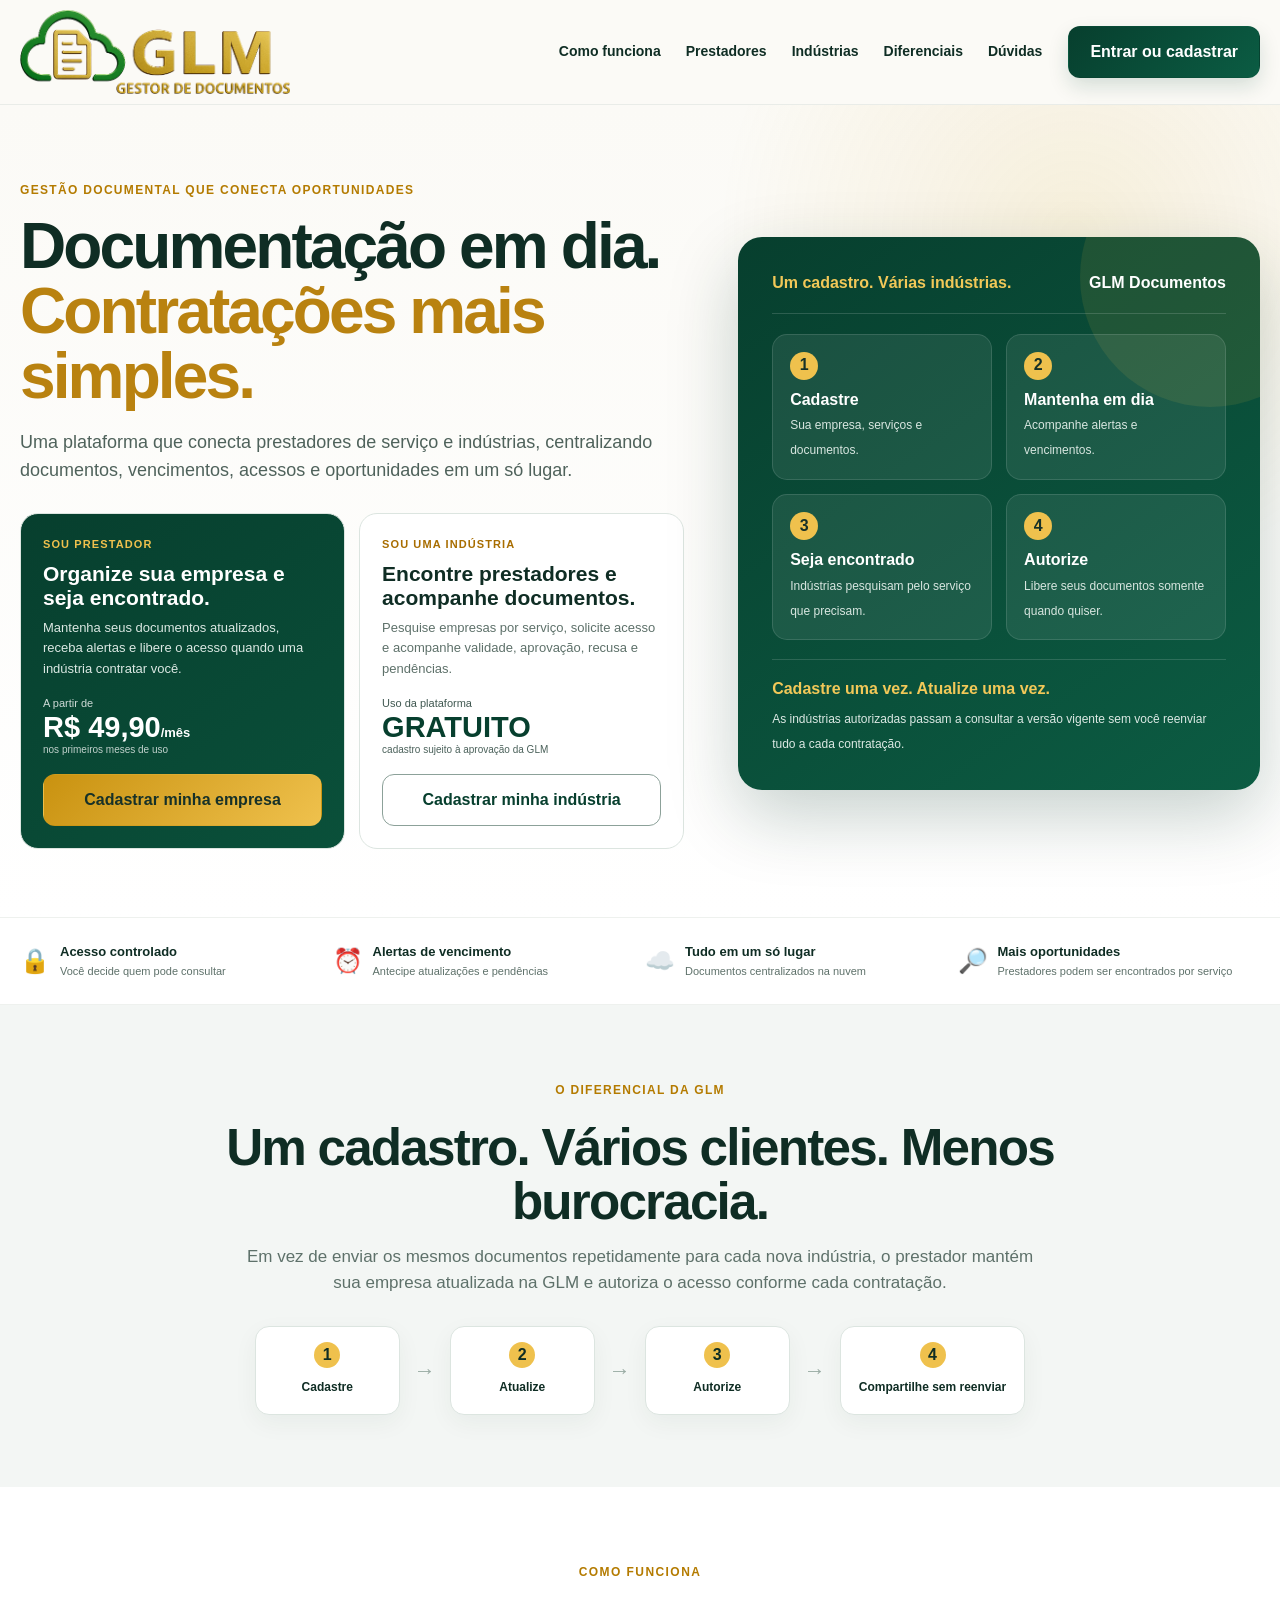
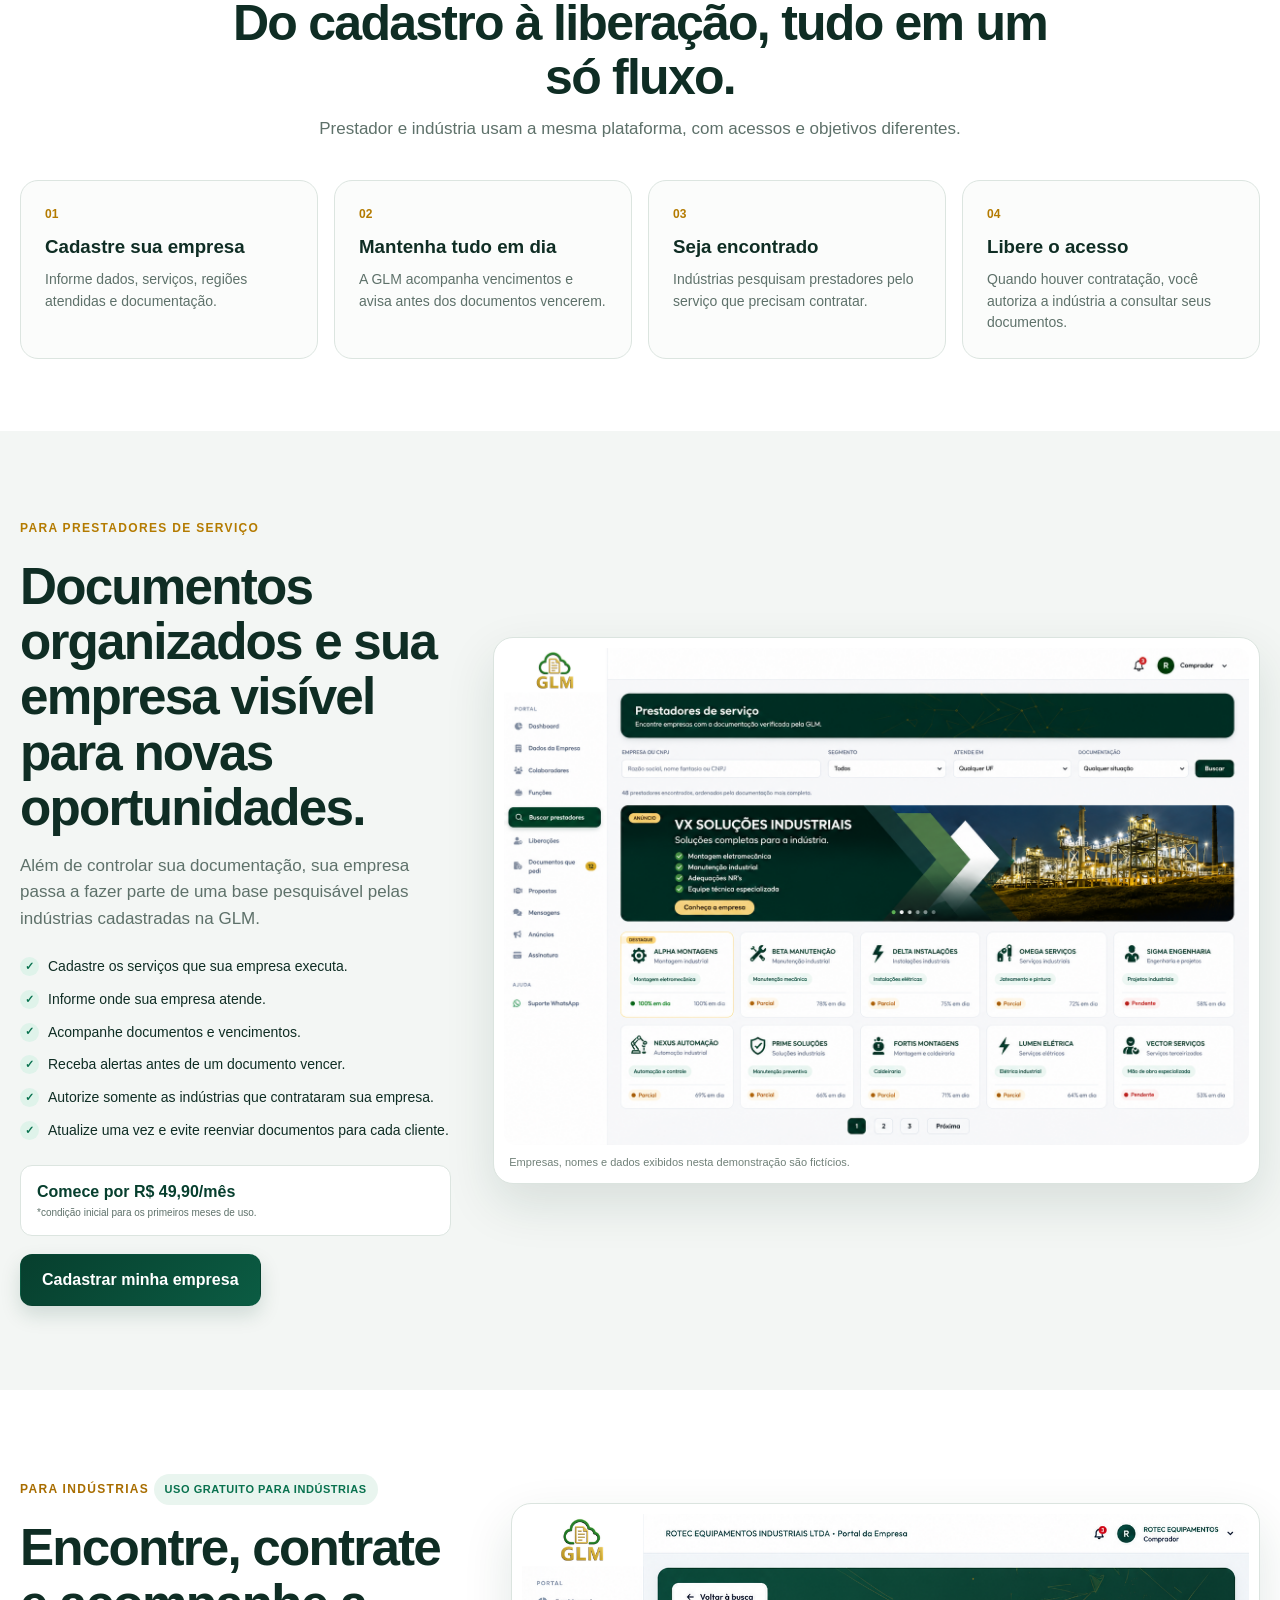
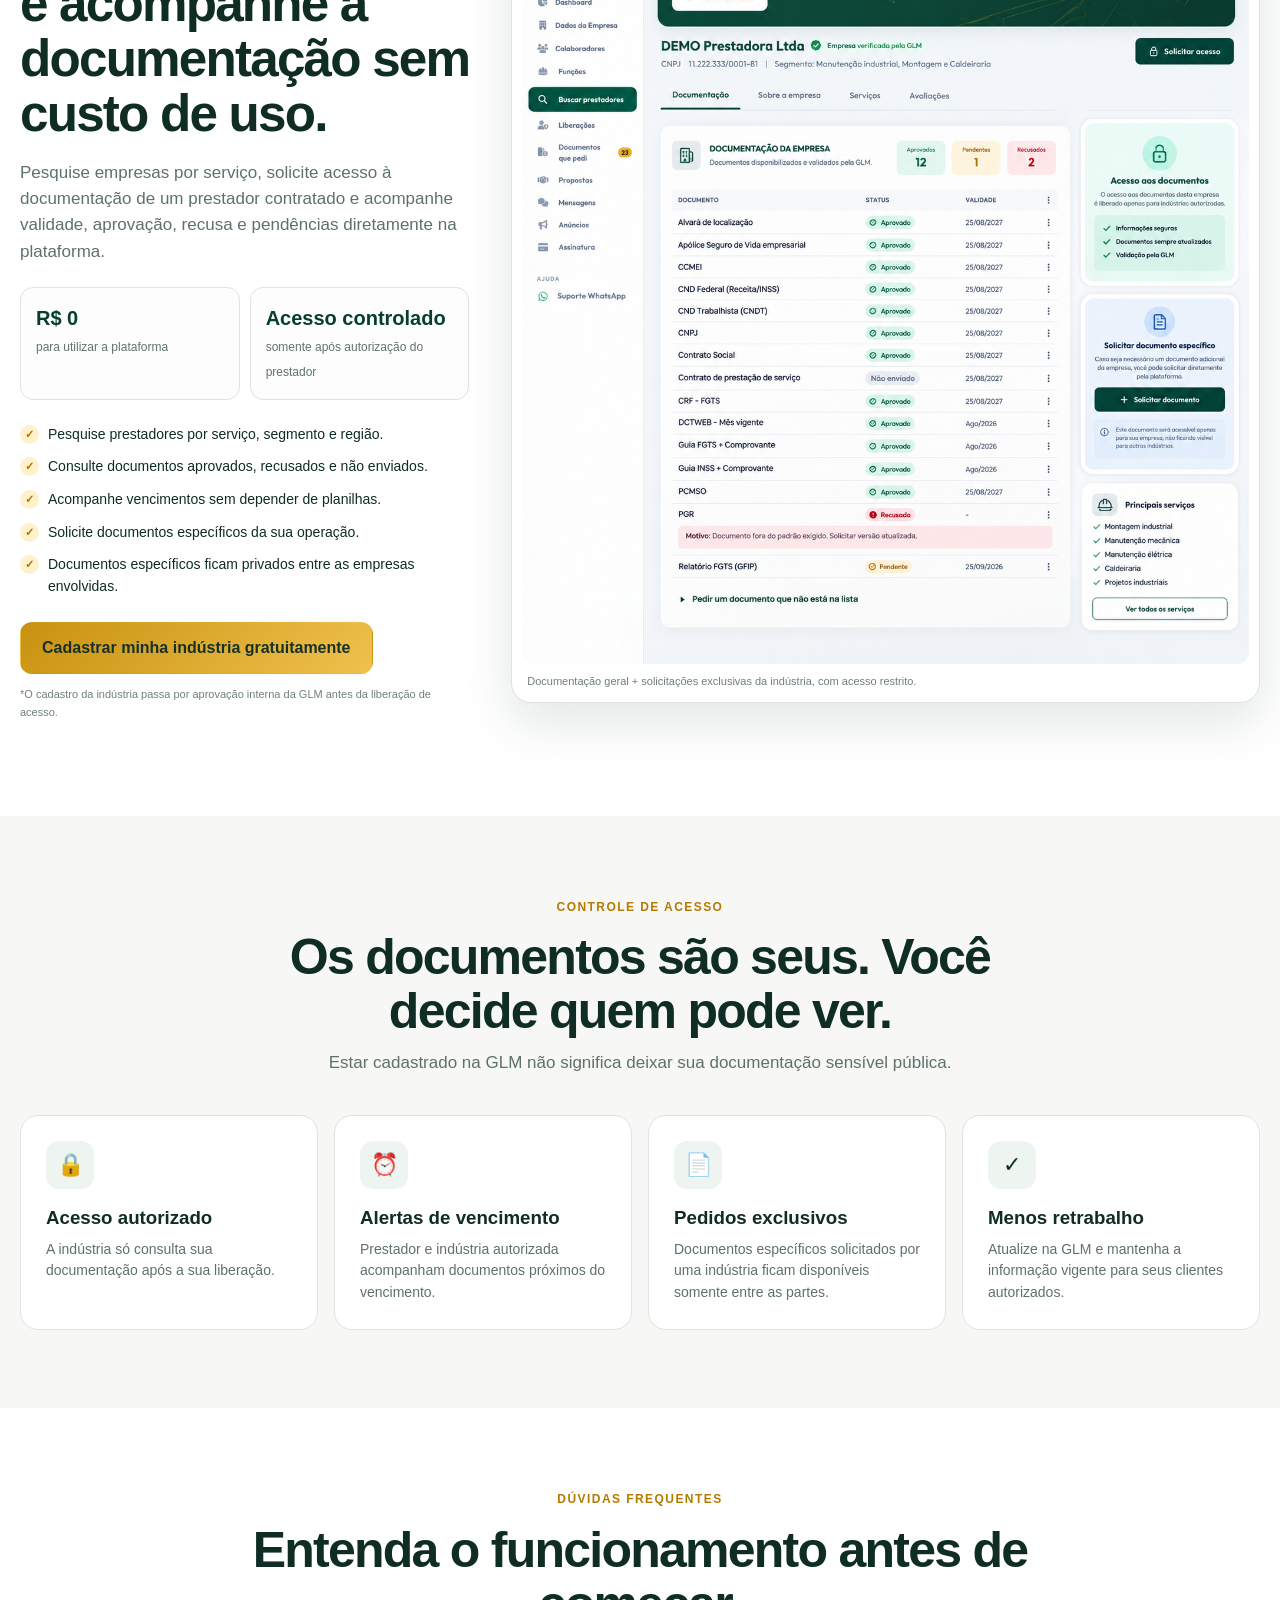
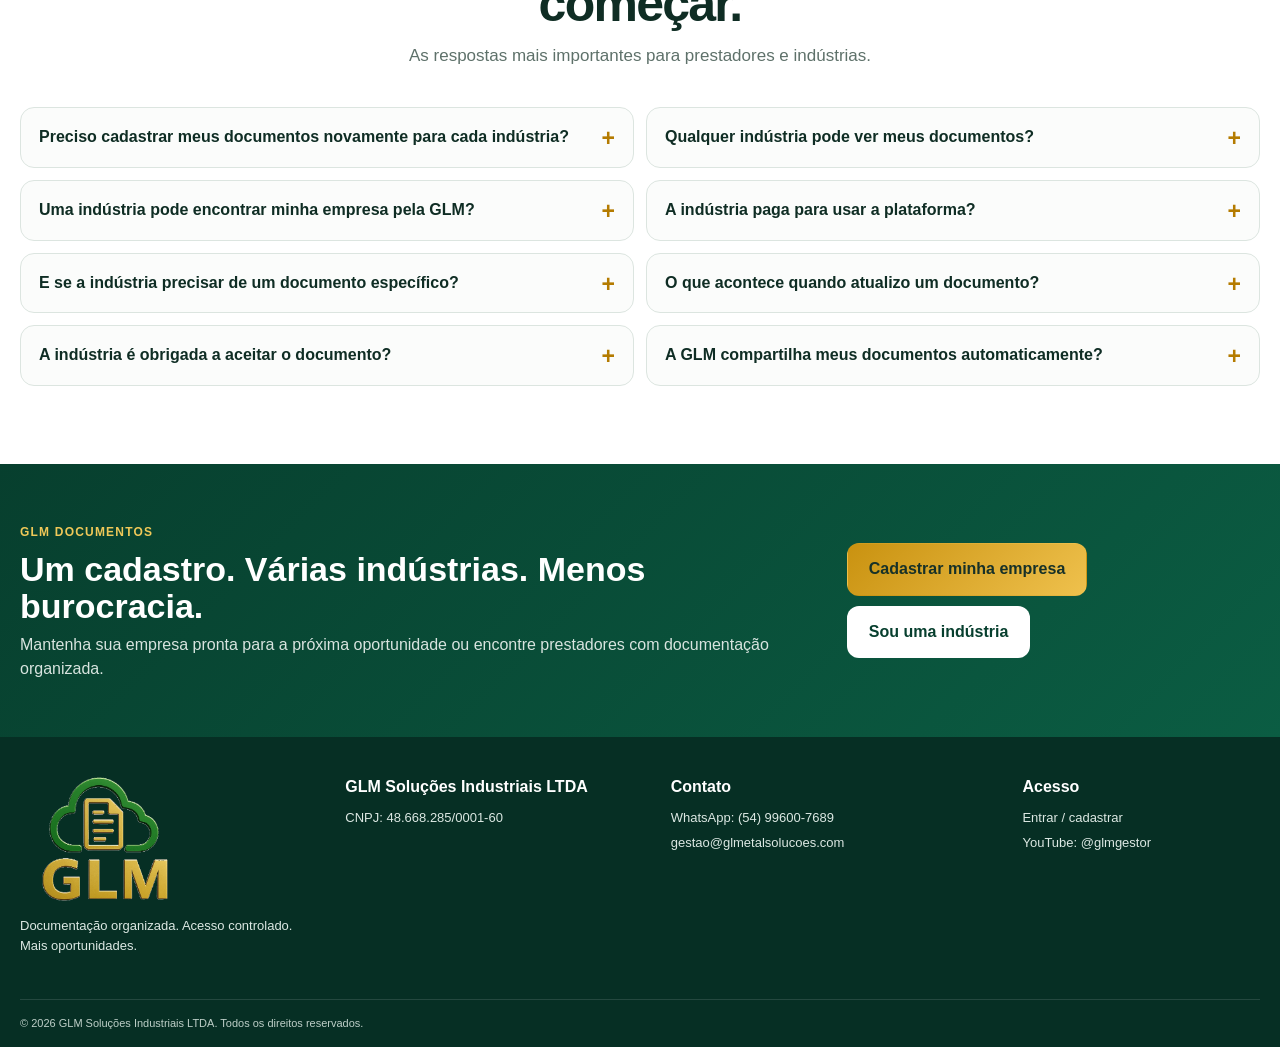
<file: index.html>
<!DOCTYPE html>
<html lang="pt-BR">
<head>
  <meta charset="UTF-8" />
  <meta name="viewport" content="width=device-width, initial-scale=1.0" />
  <meta name="description" content="GLM Documentos conecta prestadores de serviço e indústrias. Centralize documentos, controle vencimentos, seja encontrado e libere acesso somente para quem contratar sua empresa." />
  <meta name="theme-color" content="#073f2e" />
  <title>GLM Documentos | Prestadores e Indústrias conectados</title>
  <link rel="stylesheet" href="styles.css" />
</head>
<body>
  <header class="site-header">
    <div class="container nav">
      <a class="brand" href="#inicio" aria-label="GLM Documentos - início">
        <img src="assets/logo-glm-header.png" alt="GLM Gestor de Documentos" />
      </a>
      <button class="menu-toggle" aria-label="Abrir menu" aria-expanded="false">☰</button>
      <nav class="nav-links" aria-label="Navegação principal">
        <a href="#como-funciona">Como funciona</a>
        <a href="#prestador">Prestadores</a>
        <a href="#industria">Indústrias</a>
        <a href="#diferenciais">Diferenciais</a>
        <a href="#duvidas">Dúvidas</a>
      </nav>
      <a class="btn btn-primary nav-cta" href="https://www.glmdocumentos.com.br/company-portal/login" target="_blank" rel="noopener">Entrar ou cadastrar</a>
    </div>
  </header>

  <main>
    <section class="hero" id="inicio">
      <div class="container hero-grid">
        <div class="hero-copy">
          <span class="eyebrow">GESTÃO DOCUMENTAL QUE CONECTA OPORTUNIDADES</span>
          <h1>Documentação em dia.<br><strong>Contratações mais simples.</strong></h1>
          <p class="hero-lead">Uma plataforma que conecta prestadores de serviço e indústrias, centralizando documentos, vencimentos, acessos e oportunidades em um só lugar.</p>

          <div class="audience-cards">
            <article class="audience-card provider-card">
              <span class="audience-kicker">SOU PRESTADOR</span>
              <h2>Organize sua empresa e seja encontrado.</h2>
              <p>Mantenha seus documentos atualizados, receba alertas e libere o acesso quando uma indústria contratar você.</p>
              <div class="audience-price"><small>A partir de</small><strong>R$ 49,90<em>/mês</em></strong><span>nos primeiros meses de uso</span></div>
              <a class="btn btn-gold" href="https://www.glmdocumentos.com.br/company-portal/login" target="_blank" rel="noopener">Cadastrar minha empresa</a>
            </article>

            <article class="audience-card industry-card">
              <span class="audience-kicker">SOU UMA INDÚSTRIA</span>
              <h2>Encontre prestadores e acompanhe documentos.</h2>
              <p>Pesquise empresas por serviço, solicite acesso e acompanhe validade, aprovação, recusa e pendências.</p>
              <div class="audience-free"><small>Uso da plataforma</small><strong>GRATUITO</strong><span>cadastro sujeito à aprovação da GLM</span></div>
              <a class="btn btn-outline" href="https://www.glmdocumentos.com.br/company-portal/login" target="_blank" rel="noopener">Cadastrar minha indústria</a>
            </article>
          </div>
        </div>

        <div class="hero-card" aria-label="Resumo de funcionamento da plataforma">
          <div class="hero-card-head">
            <span>Um cadastro. Várias indústrias.</span>
            <b>GLM Documentos</b>
          </div>
          <div class="flow-mini">
            <div><i>1</i><b>Cadastre</b><span>Sua empresa, serviços e documentos.</span></div>
            <div><i>2</i><b>Mantenha em dia</b><span>Acompanhe alertas e vencimentos.</span></div>
            <div><i>3</i><b>Seja encontrado</b><span>Indústrias pesquisam pelo serviço que precisam.</span></div>
            <div><i>4</i><b>Autorize</b><span>Libere seus documentos somente quando quiser.</span></div>
          </div>
          <div class="hero-highlight">
            <strong>Cadastre uma vez. Atualize uma vez.</strong>
            <span>As indústrias autorizadas passam a consultar a versão vigente sem você reenviar tudo a cada contratação.</span>
          </div>
        </div>
      </div>
    </section>

    <section class="trust-strip" aria-label="Principais benefícios">
      <div class="container trust-grid">
        <div><span>🔒</span><b>Acesso controlado</b><small>Você decide quem pode consultar</small></div>
        <div><span>⏰</span><b>Alertas de vencimento</b><small>Antecipe atualizações e pendências</small></div>
        <div><span>☁️</span><b>Tudo em um só lugar</b><small>Documentos centralizados na nuvem</small></div>
        <div><span>🔎</span><b>Mais oportunidades</b><small>Prestadores podem ser encontrados por serviço</small></div>
      </div>
    </section>

    <section class="difference" id="diferenciais">
      <div class="container difference-inner">
        <span class="eyebrow">O DIFERENCIAL DA GLM</span>
        <h2>Um cadastro. Vários clientes. Menos burocracia.</h2>
        <p>Em vez de enviar os mesmos documentos repetidamente para cada nova indústria, o prestador mantém sua empresa atualizada na GLM e autoriza o acesso conforme cada contratação.</p>
        <div class="difference-flow">
          <div><b>1</b><span>Cadastre</span></div><i>→</i>
          <div><b>2</b><span>Atualize</span></div><i>→</i>
          <div><b>3</b><span>Autorize</span></div><i>→</i>
          <div><b>4</b><span>Compartilhe sem reenviar</span></div>
        </div>
      </div>
    </section>

    <section class="steps" id="como-funciona">
      <div class="container">
        <div class="section-title">
          <span>COMO FUNCIONA</span>
          <h2>Do cadastro à liberação, tudo em um só fluxo.</h2>
          <p>Prestador e indústria usam a mesma plataforma, com acessos e objetivos diferentes.</p>
        </div>
        <div class="steps-grid">
          <article><div class="step-num">01</div><h3>Cadastre sua empresa</h3><p>Informe dados, serviços, regiões atendidas e documentação.</p></article>
          <article><div class="step-num">02</div><h3>Mantenha tudo em dia</h3><p>A GLM acompanha vencimentos e avisa antes dos documentos vencerem.</p></article>
          <article><div class="step-num">03</div><h3>Seja encontrado</h3><p>Indústrias pesquisam prestadores pelo serviço que precisam contratar.</p></article>
          <article><div class="step-num">04</div><h3>Libere o acesso</h3><p>Quando houver contratação, você autoriza a indústria a consultar seus documentos.</p></article>
        </div>
      </div>
    </section>

    <section class="showcase" id="prestador">
      <div class="container showcase-grid">
        <div class="showcase-copy">
          <span class="eyebrow">PARA PRESTADORES DE SERVIÇO</span>
          <h2>Documentos organizados e sua empresa visível para novas oportunidades.</h2>
          <p>Além de controlar sua documentação, sua empresa passa a fazer parte de uma base pesquisável pelas indústrias cadastradas na GLM.</p>
          <ul class="check-list">
            <li>Cadastre os serviços que sua empresa executa.</li>
            <li>Informe onde sua empresa atende.</li>
            <li>Acompanhe documentos e vencimentos.</li>
            <li>Receba alertas antes de um documento vencer.</li>
            <li>Autorize somente as indústrias que contrataram sua empresa.</li>
            <li>Atualize uma vez e evite reenviar documentos para cada cliente.</li>
          </ul>
          <div class="inline-price"><b>Comece por R$ 49,90/mês</b><span>*condição inicial para os primeiros meses de uso.</span></div>
          <a class="btn btn-primary" href="https://www.glmdocumentos.com.br/company-portal/login" target="_blank" rel="noopener">Cadastrar minha empresa</a>
        </div>
        <figure class="screen-card">
          <img src="assets/busca-prestadores.png" alt="Tela demonstrativa de busca de prestadores na GLM com empresas fictícias" />
          <figcaption>Empresas, nomes e dados exibidos nesta demonstração são fictícios.</figcaption>
        </figure>
      </div>
    </section>

    <section class="industry" id="industria">
      <div class="container industry-grid">
        <div class="industry-copy">
          <span class="eyebrow gold">PARA INDÚSTRIAS</span>
          <div class="free-pill">USO GRATUITO PARA INDÚSTRIAS</div>
          <h2>Encontre, contrate e acompanhe a documentação sem custo de uso.</h2>
          <p>Pesquise empresas por serviço, solicite acesso à documentação de um prestador contratado e acompanhe validade, aprovação, recusa e pendências diretamente na plataforma.</p>
          <div class="industry-badges">
            <div><strong>R$ 0</strong><span>para utilizar a plataforma</span></div>
            <div><strong>Acesso controlado</strong><span>somente após autorização do prestador</span></div>
          </div>
          <ul class="check-list gold-list">
            <li>Pesquise prestadores por serviço, segmento e região.</li>
            <li>Consulte documentos aprovados, recusados e não enviados.</li>
            <li>Acompanhe vencimentos sem depender de planilhas.</li>
            <li>Solicite documentos específicos da sua operação.</li>
            <li>Documentos específicos ficam privados entre as empresas envolvidas.</li>
          </ul>
          <a class="btn btn-gold" href="https://www.glmdocumentos.com.br/company-portal/login" target="_blank" rel="noopener">Cadastrar minha indústria gratuitamente</a>
          <p class="microcopy">*O cadastro da indústria passa por aprovação interna da GLM antes da liberação de acesso.</p>
        </div>
        <figure class="screen-card industry-screen">
          <img src="assets/documentos-industria.png" alt="Tela demonstrativa da indústria acompanhando documentos de um prestador" />
          <figcaption>Documentação geral + solicitações exclusivas da indústria, com acesso restrito.</figcaption>
        </figure>
      </div>
    </section>

    <section class="access" id="seguranca">
      <div class="container">
        <div class="section-title">
          <span>CONTROLE DE ACESSO</span>
          <h2>Os documentos são seus. Você decide quem pode ver.</h2>
          <p>Estar cadastrado na GLM não significa deixar sua documentação sensível pública.</p>
        </div>
        <div class="access-grid">
          <article><div class="icon">🔒</div><h3>Acesso autorizado</h3><p>A indústria só consulta sua documentação após a sua liberação.</p></article>
          <article><div class="icon">⏰</div><h3>Alertas de vencimento</h3><p>Prestador e indústria autorizada acompanham documentos próximos do vencimento.</p></article>
          <article><div class="icon">📄</div><h3>Pedidos exclusivos</h3><p>Documentos específicos solicitados por uma indústria ficam disponíveis somente entre as partes.</p></article>
          <article><div class="icon">✓</div><h3>Menos retrabalho</h3><p>Atualize na GLM e mantenha a informação vigente para seus clientes autorizados.</p></article>
        </div>
      </div>
    </section>

    <section class="faq" id="duvidas">
      <div class="container">
        <div class="section-title">
          <span>DÚVIDAS FREQUENTES</span>
          <h2>Entenda o funcionamento antes de começar.</h2>
          <p>As respostas mais importantes para prestadores e indústrias.</p>
        </div>
        <div class="faq-grid">
          <details><summary>Preciso cadastrar meus documentos novamente para cada indústria?</summary><p>Não. Você mantém sua documentação atualizada na GLM e autoriza o acesso quando uma nova indústria contratar sua empresa.</p></details>
          <details><summary>Qualquer indústria pode ver meus documentos?</summary><p>Não. A indústria só terá acesso aos documentos após a autorização do prestador.</p></details>
          <details><summary>Uma indústria pode encontrar minha empresa pela GLM?</summary><p>Sim. As indústrias podem pesquisar prestadores de acordo com o serviço que precisam contratar.</p></details>
          <details><summary>A indústria paga para usar a plataforma?</summary><p>Não. Para indústrias, o uso da plataforma é gratuito. O cadastro está sujeito à aprovação da GLM.</p></details>
          <details><summary>E se a indústria precisar de um documento específico?</summary><p>Ela pode solicitar pela plataforma. Esse documento fica disponível somente entre as empresas envolvidas naquela relação.</p></details>
          <details><summary>O que acontece quando atualizo um documento?</summary><p>A versão atualizada fica disponível para as empresas que já possuem autorização de acesso, sem necessidade de reenvio individual.</p></details>
          <details><summary>A indústria é obrigada a aceitar o documento?</summary><p>Não. Cada indústria mantém seus próprios critérios e pode aprovar, reprovar ou solicitar nova documentação.</p></details>
          <details><summary>A GLM compartilha meus documentos automaticamente?</summary><p>Não. A disponibilização ocorre conforme as autorizações de acesso concedidas pelo prestador.</p></details>
        </div>
      </div>
    </section>

    <section class="cta">
      <div class="container cta-inner">
        <div>
          <span>GLM DOCUMENTOS</span>
          <h2>Um cadastro. Várias indústrias. Menos burocracia.</h2>
          <p>Mantenha sua empresa pronta para a próxima oportunidade ou encontre prestadores com documentação organizada.</p>
        </div>
        <div class="cta-actions">
          <a class="btn btn-gold" href="https://www.glmdocumentos.com.br/company-portal/login" target="_blank" rel="noopener">Cadastrar minha empresa</a>
          <a class="btn btn-light" href="https://www.glmdocumentos.com.br/company-portal/login" target="_blank" rel="noopener">Sou uma indústria</a>
        </div>
      </div>
    </section>
  </main>

  <footer class="footer">
    <div class="container footer-grid">
      <div class="footer-brand"><img src="assets/logo-glm.png" alt="GLM" /><p>Documentação organizada. Acesso controlado. Mais oportunidades.</p></div>
      <div><h4>GLM Soluções Industriais LTDA</h4><p>CNPJ: 48.668.285/0001-60</p></div>
      <div><h4>Contato</h4><a href="https://wa.me/5554996007689" target="_blank" rel="noopener">WhatsApp: (54) 99600-7689</a><a href="mailto:gestao@glmetalsolucoes.com">gestao@glmetalsolucoes.com</a></div>
      <div><h4>Acesso</h4><a href="https://www.glmdocumentos.com.br/company-portal/login" target="_blank" rel="noopener">Entrar / cadastrar</a><a href="https://www.youtube.com/@glmgestor" target="_blank" rel="noopener">YouTube: @glmgestor</a></div>
    </div>
    <div class="container footer-bottom">© <span id="year"></span> GLM Soluções Industriais LTDA. Todos os direitos reservados.</div>
  </footer>

  <a class="mobile-sticky-cta" href="https://www.glmdocumentos.com.br/company-portal/login" target="_blank" rel="noopener">Entrar ou cadastrar</a>
  <script src="script.js"></script>
</body>
</html>
</file>
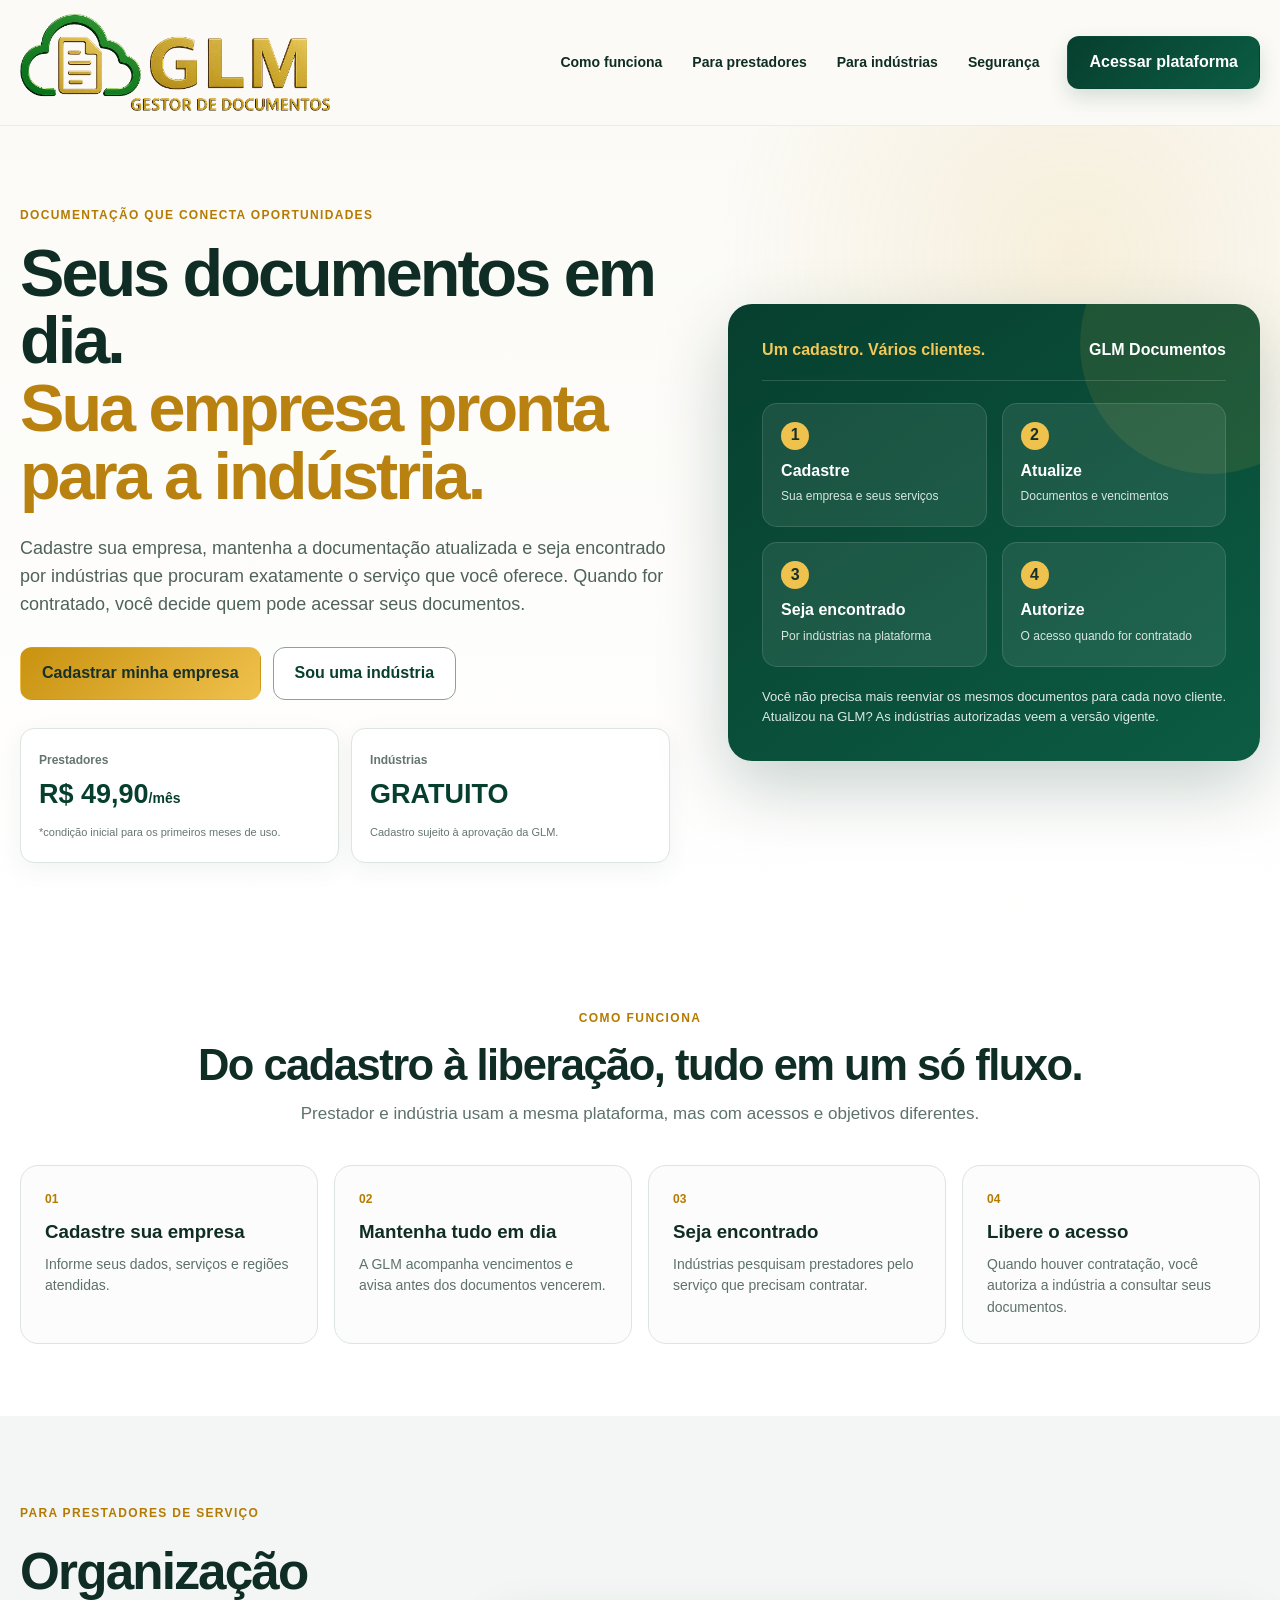
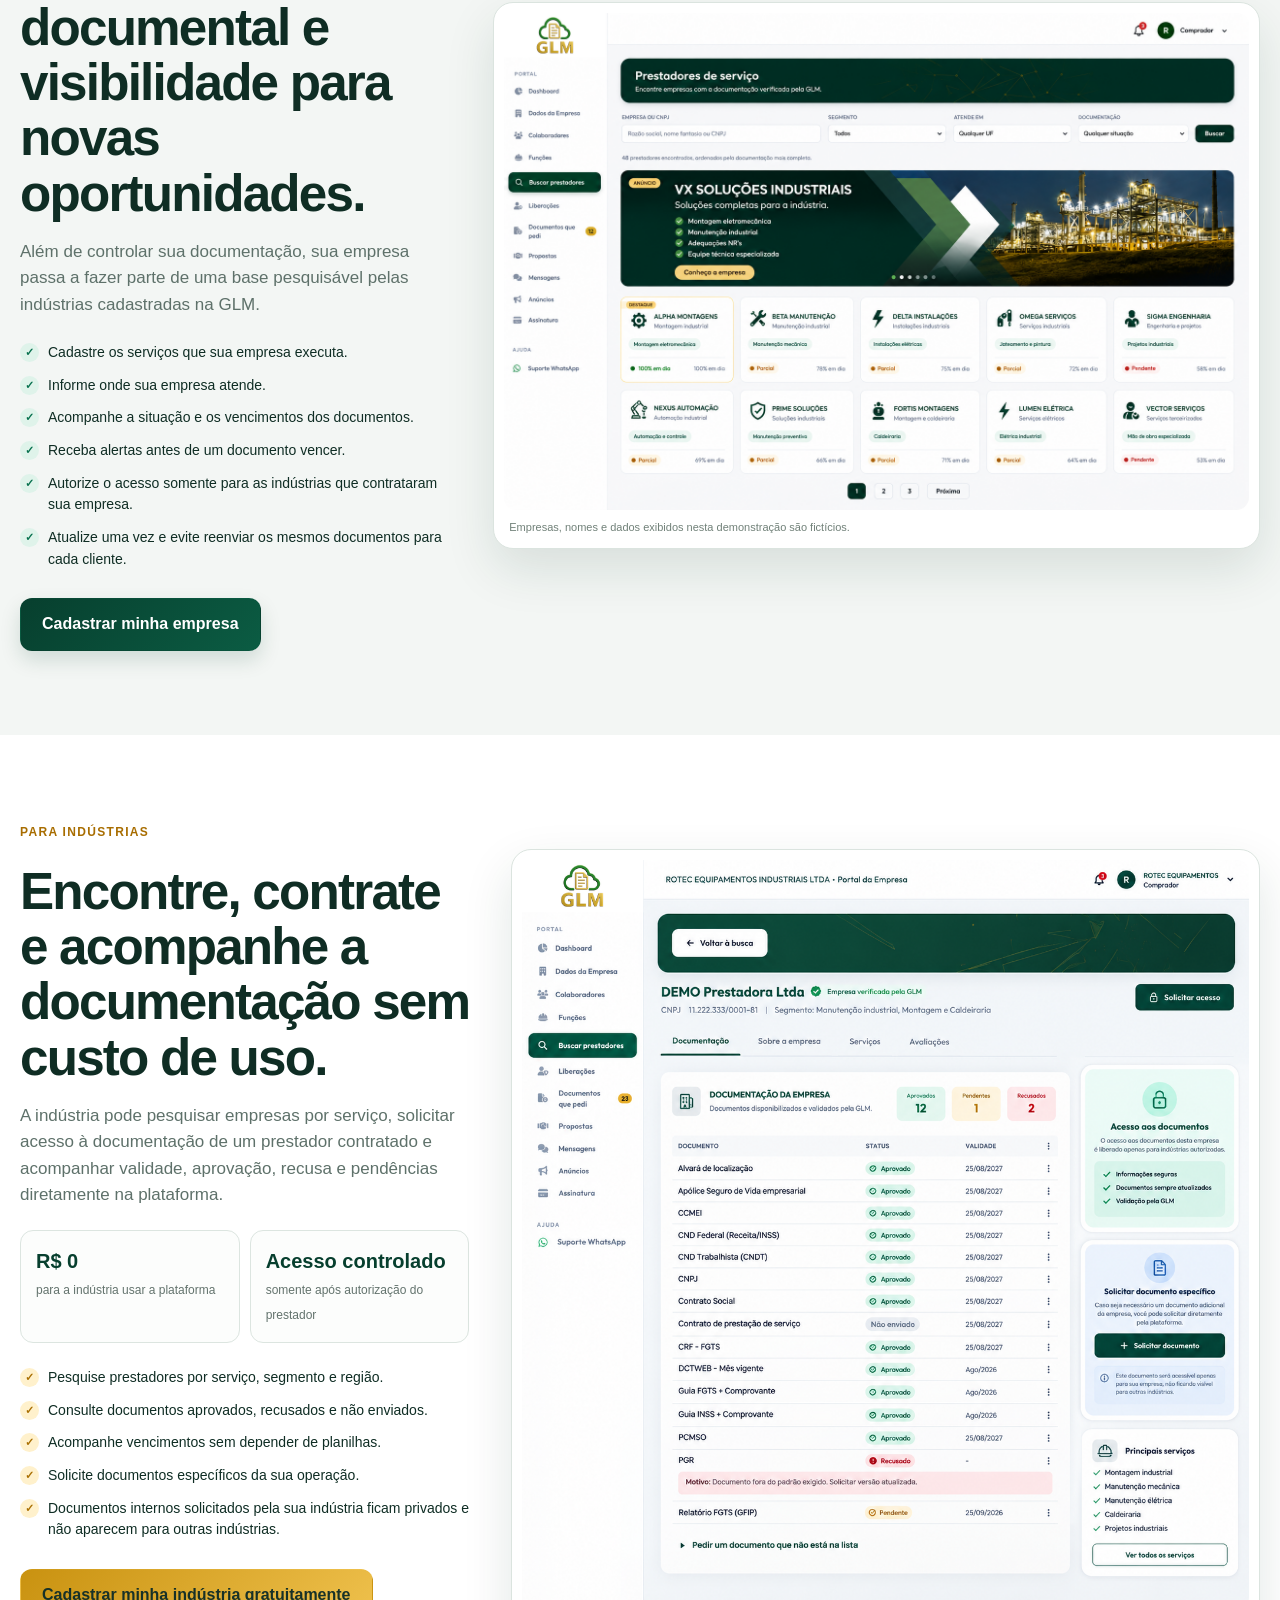
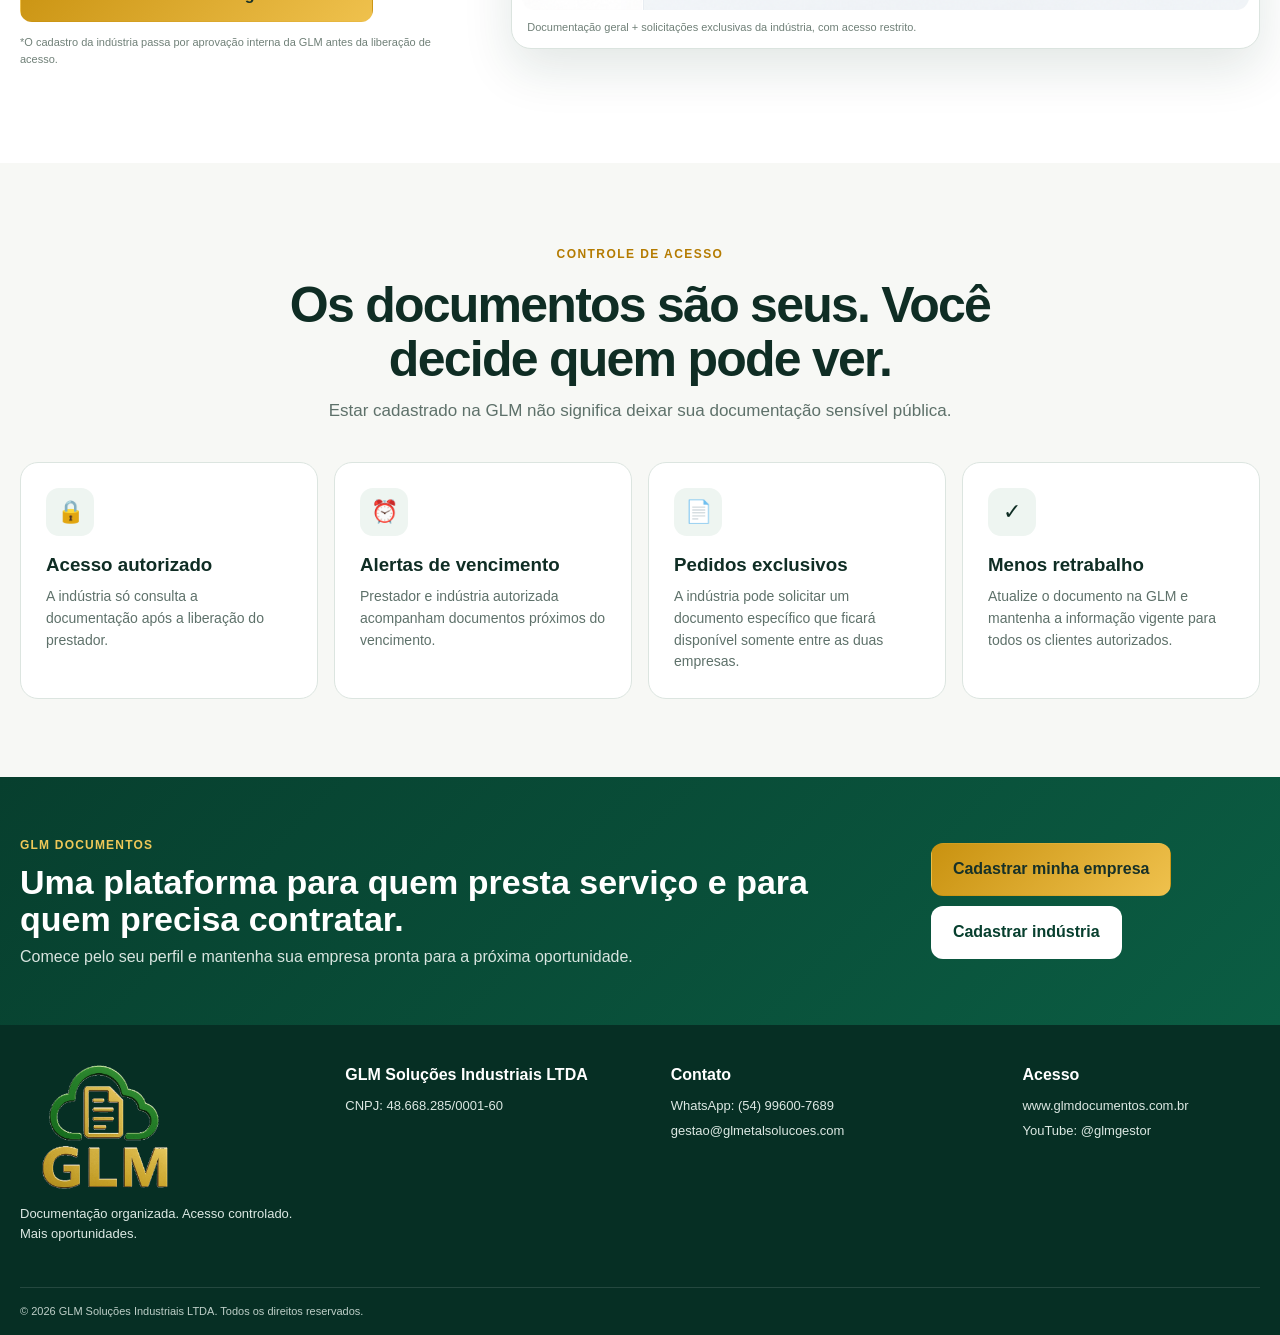
<file: glm-documentos-landing-final/index.html>
<!DOCTYPE html>
<html lang="pt-BR">
<head>
  <meta charset="UTF-8" />
  <meta name="viewport" content="width=device-width, initial-scale=1.0" />
  <meta name="description" content="GLM Documentos conecta prestadores de serviço e indústrias. Mantenha documentos em dia, controle vencimentos, seja encontrado e libere acesso somente para quem contratar sua empresa." />
  <meta name="theme-color" content="#073f2e" />
  <title>GLM Documentos | Prestadores e Indústrias conectados</title>
  <link rel="stylesheet" href="styles.css" />
</head>
<body>
  <header class="site-header">
    <div class="container nav">
      <a class="brand" href="#inicio" aria-label="GLM - início">
        <img src="assets/logo-glm-header.png" alt="GLM Gestor de Documentos" />
      </a>
      <button class="menu-toggle" aria-label="Abrir menu" aria-expanded="false">☰</button>
      <nav class="nav-links" aria-label="Navegação principal">
        <a href="#como-funciona">Como funciona</a>
        <a href="#prestador">Para prestadores</a>
        <a href="#industria">Para indústrias</a>
        <a href="#seguranca">Segurança</a>
      </nav>
      <a class="btn btn-primary nav-cta" href="https://www.glmdocumentos.com.br" target="_blank" rel="noopener">Acessar plataforma</a>
    </div>
  </header>

  <main>
    <section class="hero" id="inicio">
      <div class="container hero-grid">
        <div class="hero-copy">
          <span class="eyebrow">DOCUMENTAÇÃO QUE CONECTA OPORTUNIDADES</span>
          <h1>Seus documentos em dia.<br><strong>Sua empresa pronta para a indústria.</strong></h1>
          <p>Cadastre sua empresa, mantenha a documentação atualizada e seja encontrado por indústrias que procuram exatamente o serviço que você oferece. Quando for contratado, você decide quem pode acessar seus documentos.</p>
          <div class="hero-actions">
            <a class="btn btn-gold" href="https://www.glmdocumentos.com.br" target="_blank" rel="noopener">Cadastrar minha empresa</a>
            <a class="btn btn-outline" href="https://www.glmdocumentos.com.br" target="_blank" rel="noopener">Sou uma indústria</a>
          </div>
          <div class="price-row">
            <div class="price-box">
              <span>Prestadores</span>
              <strong>R$ 49,90<small>/mês</small></strong>
              <em>*condição inicial para os primeiros meses de uso.</em>
            </div>
            <div class="free-box">
              <span>Indústrias</span>
              <strong>GRATUITO</strong>
              <em>Cadastro sujeito à aprovação da GLM.</em>
            </div>
          </div>
        </div>
        <div class="hero-card">
          <div class="hero-card-head">
            <span>Um cadastro. Vários clientes.</span>
            <b>GLM Documentos</b>
          </div>
          <div class="flow-mini">
            <div><i>1</i><b>Cadastre</b><span>Sua empresa e seus serviços</span></div>
            <div><i>2</i><b>Atualize</b><span>Documentos e vencimentos</span></div>
            <div><i>3</i><b>Seja encontrado</b><span>Por indústrias na plataforma</span></div>
            <div><i>4</i><b>Autorize</b><span>O acesso quando for contratado</span></div>
          </div>
          <p class="hero-note">Você não precisa mais reenviar os mesmos documentos para cada novo cliente. Atualizou na GLM? As indústrias autorizadas veem a versão vigente.</p>
        </div>
      </div>
    </section>

    <section class="steps" id="como-funciona">
      <div class="container">
        <div class="section-title">
          <span>COMO FUNCIONA</span>
          <h2>Do cadastro à liberação, tudo em um só fluxo.</h2>
          <p>Prestador e indústria usam a mesma plataforma, mas com acessos e objetivos diferentes.</p>
        </div>
        <div class="steps-grid">
          <article><div class="step-num">01</div><h3>Cadastre sua empresa</h3><p>Informe seus dados, serviços e regiões atendidas.</p></article>
          <article><div class="step-num">02</div><h3>Mantenha tudo em dia</h3><p>A GLM acompanha vencimentos e avisa antes dos documentos vencerem.</p></article>
          <article><div class="step-num">03</div><h3>Seja encontrado</h3><p>Indústrias pesquisam prestadores pelo serviço que precisam contratar.</p></article>
          <article><div class="step-num">04</div><h3>Libere o acesso</h3><p>Quando houver contratação, você autoriza a indústria a consultar seus documentos.</p></article>
        </div>
      </div>
    </section>

    <section class="showcase" id="prestador">
      <div class="container showcase-grid">
        <div class="showcase-copy">
          <span class="eyebrow">PARA PRESTADORES DE SERVIÇO</span>
          <h2>Organização documental e visibilidade para novas oportunidades.</h2>
          <p>Além de controlar sua documentação, sua empresa passa a fazer parte de uma base pesquisável pelas indústrias cadastradas na GLM.</p>
          <ul class="check-list">
            <li>Cadastre os serviços que sua empresa executa.</li>
            <li>Informe onde sua empresa atende.</li>
            <li>Acompanhe a situação e os vencimentos dos documentos.</li>
            <li>Receba alertas antes de um documento vencer.</li>
            <li>Autorize o acesso somente para as indústrias que contrataram sua empresa.</li>
            <li>Atualize uma vez e evite reenviar os mesmos documentos para cada cliente.</li>
          </ul>
          <a class="btn btn-primary" href="https://www.glmdocumentos.com.br" target="_blank" rel="noopener">Cadastrar minha empresa</a>
        </div>
        <figure class="screen-card">
          <img src="assets/busca-prestadores.png" alt="Tela demonstrativa de busca de prestadores na GLM com empresas fictícias" />
          <figcaption>Empresas, nomes e dados exibidos nesta demonstração são fictícios.</figcaption>
        </figure>
      </div>
    </section>

    <section class="industry" id="industria">
      <div class="container industry-grid">
        <div class="industry-copy">
          <span class="eyebrow gold">PARA INDÚSTRIAS</span>
          <h2>Encontre, contrate e acompanhe a documentação sem custo de uso.</h2>
          <p>A indústria pode pesquisar empresas por serviço, solicitar acesso à documentação de um prestador contratado e acompanhar validade, aprovação, recusa e pendências diretamente na plataforma.</p>
          <div class="industry-badges">
            <div><strong>R$ 0</strong><span>para a indústria usar a plataforma</span></div>
            <div><strong>Acesso controlado</strong><span>somente após autorização do prestador</span></div>
          </div>
          <ul class="check-list gold-list">
            <li>Pesquise prestadores por serviço, segmento e região.</li>
            <li>Consulte documentos aprovados, recusados e não enviados.</li>
            <li>Acompanhe vencimentos sem depender de planilhas.</li>
            <li>Solicite documentos específicos da sua operação.</li>
            <li>Documentos internos solicitados pela sua indústria ficam privados e não aparecem para outras indústrias.</li>
          </ul>
          <a class="btn btn-gold" href="https://www.glmdocumentos.com.br" target="_blank" rel="noopener">Cadastrar minha indústria gratuitamente</a>
          <p class="microcopy">*O cadastro da indústria passa por aprovação interna da GLM antes da liberação de acesso.</p>
        </div>
        <figure class="screen-card industry-screen">
          <img src="assets/documentos-industria.png" alt="Tela demonstrativa da indústria acompanhando documentos de um prestador" />
          <figcaption>Documentação geral + solicitações exclusivas da indústria, com acesso restrito.</figcaption>
        </figure>
      </div>
    </section>

    <section class="access" id="seguranca">
      <div class="container">
        <div class="section-title">
          <span>CONTROLE DE ACESSO</span>
          <h2>Os documentos são seus. Você decide quem pode ver.</h2>
          <p>Estar cadastrado na GLM não significa deixar sua documentação sensível pública.</p>
        </div>
        <div class="access-grid">
          <article><div class="icon">🔒</div><h3>Acesso autorizado</h3><p>A indústria só consulta a documentação após a liberação do prestador.</p></article>
          <article><div class="icon">⏰</div><h3>Alertas de vencimento</h3><p>Prestador e indústria autorizada acompanham documentos próximos do vencimento.</p></article>
          <article><div class="icon">📄</div><h3>Pedidos exclusivos</h3><p>A indústria pode solicitar um documento específico que ficará disponível somente entre as duas empresas.</p></article>
          <article><div class="icon">✓</div><h3>Menos retrabalho</h3><p>Atualize o documento na GLM e mantenha a informação vigente para todos os clientes autorizados.</p></article>
        </div>
      </div>
    </section>

    <section class="cta">
      <div class="container cta-inner">
        <div>
          <span>GLM DOCUMENTOS</span>
          <h2>Uma plataforma para quem presta serviço e para quem precisa contratar.</h2>
          <p>Comece pelo seu perfil e mantenha sua empresa pronta para a próxima oportunidade.</p>
        </div>
        <div class="cta-actions">
          <a class="btn btn-gold" href="https://www.glmdocumentos.com.br" target="_blank" rel="noopener">Cadastrar minha empresa</a>
          <a class="btn btn-light" href="https://www.glmdocumentos.com.br" target="_blank" rel="noopener">Cadastrar indústria</a>
        </div>
      </div>
    </section>
  </main>

  <footer class="footer">
    <div class="container footer-grid">
      <div class="footer-brand"><img src="assets/logo-glm.png" alt="GLM" /><p>Documentação organizada. Acesso controlado. Mais oportunidades.</p></div>
      <div><h4>GLM Soluções Industriais LTDA</h4><p>CNPJ: 48.668.285/0001-60</p></div>
      <div><h4>Contato</h4><a href="https://wa.me/5554996007689" target="_blank" rel="noopener">WhatsApp: (54) 99600-7689</a><a href="mailto:gestao@glmetalsolucoes.com">gestao@glmetalsolucoes.com</a></div>
      <div><h4>Acesso</h4><a href="https://www.glmdocumentos.com.br" target="_blank" rel="noopener">www.glmdocumentos.com.br</a><a href="https://www.youtube.com/@glmgestor" target="_blank" rel="noopener" aria-label="Canal da GLM no YouTube">YouTube: @glmgestor</a></div>
    </div>
    <div class="container footer-bottom">© <span id="year"></span> GLM Soluções Industriais LTDA. Todos os direitos reservados.</div>
  </footer>

  <script src="script.js"></script>
</body>
</html>
</file>
<file: styles.css>
:root{--green:#073f2e;--green2:#0b5c43;--green3:#14845e;--gold:#d6a72c;--gold2:#efc14d;--cream:#fbfaf6;--soft:#f3f6f4;--ink:#0f2d24;--muted:#5e716a;--line:#dce5e0;--white:#fff;--shadow:0 20px 50px rgba(14,57,43,.12)}
*{box-sizing:border-box}html{scroll-behavior:smooth}body{margin:0;font-family:Inter,Segoe UI,Arial,sans-serif;color:var(--ink);background:var(--cream);line-height:1.55}a{text-decoration:none;color:inherit}img{max-width:100%}.container{width:min(1240px,calc(100% - 40px));margin:auto}
.site-header{position:sticky;top:0;z-index:100;background:rgba(251,250,246,.96);backdrop-filter:blur(14px);border-bottom:1px solid #e9ece8}.nav{min-height:104px;display:flex;align-items:center;gap:26px}.brand{margin-right:auto;display:flex;align-items:center;min-width:270px}.brand img{width:270px;height:auto;object-fit:contain;display:block;background:transparent}.nav-links{display:flex;gap:25px;font-size:14px;font-weight:750}.nav-links a:hover{color:var(--gold)}.menu-toggle{display:none;border:0;background:transparent;font-size:28px;color:var(--green);cursor:pointer}
.btn{display:inline-flex;align-items:center;justify-content:center;min-height:50px;border-radius:12px;padding:13px 21px;font-weight:800;border:1px solid transparent;transition:.2s;cursor:pointer;text-align:center}.btn:hover{transform:translateY(-1px)}.btn-primary{background:linear-gradient(135deg,var(--green),var(--green2));color:white;box-shadow:0 9px 20px rgba(5,67,47,.15)}.btn-gold{background:linear-gradient(135deg,#c99210,var(--gold2));color:#173128}.btn-outline{border-color:#8ca199;background:white;color:var(--green)}.btn-light{background:white;color:var(--green)}
.hero{padding:72px 0 68px;background:radial-gradient(circle at 84% 16%,rgba(214,167,44,.14),transparent 28%),linear-gradient(180deg,#fbfaf6,#fff)}.hero-grid{display:grid;grid-template-columns:1.12fr .88fr;gap:54px;align-items:center}.eyebrow{display:inline-block;color:#b47b00;font-size:12px;font-weight:900;letter-spacing:.11em;margin-bottom:14px}.eyebrow.gold{color:#a86d00}.hero h1{font-size:clamp(44px,5vw,70px);line-height:1.02;letter-spacing:-.045em;margin:0 0 20px;font-weight:750}.hero h1 strong{color:#b98210}.hero-lead{font-size:18px;color:#4f625b;max-width:760px;margin:0}.audience-cards{display:grid;grid-template-columns:1fr 1fr;gap:14px;margin-top:28px}.audience-card{border-radius:18px;padding:22px;border:1px solid var(--line);display:flex;flex-direction:column;align-items:flex-start;min-height:330px}.provider-card{background:linear-gradient(145deg,#073f2e,#0a503a);color:#fff}.industry-card{background:#fff}.audience-kicker{font-size:11px;font-weight:900;letter-spacing:.1em;color:var(--gold2)}.industry-card .audience-kicker{color:#a86d00}.audience-card h2{font-size:21px;line-height:1.12;margin:9px 0}.audience-card p{font-size:13px;margin:0 0 16px;color:#dbe8e3}.industry-card p{color:var(--muted)}.audience-price,.audience-free{display:flex;flex-direction:column;margin:auto 0 16px}.audience-price small,.audience-free small{font-size:11px;opacity:.8}.audience-price strong,.audience-free strong{font-size:29px;line-height:1.05}.audience-price strong em{font-size:13px;font-style:normal}.audience-price span,.audience-free span{font-size:10px;opacity:.75}.audience-free strong{color:var(--green)}.audience-card .btn{width:100%;margin-top:auto}
.hero-card{background:linear-gradient(145deg,#073f2e,#0c5c43);color:white;border-radius:24px;padding:34px;box-shadow:0 26px 70px rgba(4,52,37,.22);position:relative;overflow:hidden}.hero-card:after{content:"";position:absolute;width:260px;height:260px;border-radius:50%;background:rgba(232,186,65,.1);right:-80px;top:-90px}.hero-card-head{position:relative;z-index:1;display:flex;justify-content:space-between;gap:20px;border-bottom:1px solid rgba(255,255,255,.15);padding-bottom:17px}.hero-card-head span{color:#f2c858;font-weight:800}.flow-mini{position:relative;z-index:1;display:grid;grid-template-columns:1fr 1fr;gap:14px;margin-top:20px}.flow-mini div{background:rgba(255,255,255,.08);border:1px solid rgba(255,255,255,.12);border-radius:15px;padding:17px}.flow-mini i{display:grid;place-items:center;width:28px;height:28px;border-radius:50%;background:var(--gold2);color:#173128;font-style:normal;font-weight:900;margin-bottom:8px}.flow-mini b{display:block}.flow-mini span{font-size:12px;color:#d8e6e0}.hero-highlight{position:relative;z-index:1;margin-top:19px;border-top:1px solid rgba(255,255,255,.14);padding-top:17px}.hero-highlight strong{display:block;color:#f2c858;margin-bottom:4px}.hero-highlight span{font-size:12px;color:#dce9e4}
.trust-strip{background:#fff;border-top:1px solid #eef1ee;border-bottom:1px solid #eef1ee}.trust-grid{display:grid;grid-template-columns:repeat(4,1fr);gap:10px;padding:24px 0}.trust-grid div{display:grid;grid-template-columns:auto 1fr;column-gap:10px;align-items:center}.trust-grid span{grid-row:1/3;font-size:24px}.trust-grid b{font-size:13px}.trust-grid small{font-size:11px;color:var(--muted)}
.difference{padding:72px 0;background:var(--soft)}.difference-inner{text-align:center;max-width:980px}.difference h2{font-size:clamp(34px,4vw,52px);line-height:1.05;letter-spacing:-.035em;margin:8px 0 15px}.difference p{max-width:800px;margin:0 auto;color:var(--muted);font-size:17px}.difference-flow{display:flex;align-items:center;justify-content:center;gap:14px;margin-top:30px;flex-wrap:wrap}.difference-flow div{background:#fff;border:1px solid var(--line);border-radius:14px;padding:15px 18px;min-width:145px;box-shadow:0 8px 24px rgba(14,57,43,.05)}.difference-flow b{display:grid;place-items:center;width:26px;height:26px;border-radius:50%;background:var(--gold2);margin:0 auto 6px}.difference-flow span{font-size:12px;font-weight:800}.difference-flow i{font-style:normal;color:#9aaca4;font-size:22px}
.section-title{text-align:center;max-width:860px;margin:0 auto 38px}.section-title>span{color:#b47b00;font-size:12px;font-weight:900;letter-spacing:.12em}.section-title h2{font-size:clamp(32px,4vw,50px);line-height:1.08;letter-spacing:-.035em;margin:12px 0}.section-title p{font-size:17px;color:var(--muted);margin:0}.steps{padding:72px 0;background:#fff}.steps-grid{display:grid;grid-template-columns:repeat(4,1fr);gap:16px}.steps-grid article{border:1px solid var(--line);background:#fbfcfb;border-radius:18px;padding:24px}.step-num{font-size:12px;color:#b47b00;font-weight:900}.steps-grid h3{margin:8px 0}.steps-grid p{margin:0;color:var(--muted);font-size:14px}
.showcase,.industry{padding:84px 0}.showcase{background:var(--soft)}.showcase-grid,.industry-grid{display:grid;grid-template-columns:.72fr 1.28fr;gap:42px;align-items:center}.industry-grid{grid-template-columns:.75fr 1.25fr}.showcase-copy h2,.industry-copy h2{font-size:clamp(34px,4vw,52px);line-height:1.08;letter-spacing:-.035em;margin:7px 0 18px}.showcase-copy>p,.industry-copy>p{color:var(--muted);font-size:17px}.check-list{list-style:none;padding:0;margin:24px 0;display:grid;gap:11px}.check-list li{position:relative;padding-left:28px;font-size:14px}.check-list li:before{content:"✓";position:absolute;left:0;top:1px;width:19px;height:19px;border-radius:50%;display:grid;place-items:center;background:#dff3ea;color:#08714e;font-size:11px;font-weight:900}.gold-list li:before{background:#fff1cc;color:#a96f00}.inline-price{display:flex;flex-direction:column;margin:0 0 18px;padding:14px 16px;border-radius:12px;background:#fff;border:1px solid var(--line)}.inline-price b{color:var(--green)}.inline-price span{font-size:10px;color:var(--muted)}.screen-card{margin:0;background:#fff;border:1px solid #dbe4df;border-radius:20px;padding:10px;box-shadow:var(--shadow)}.screen-card img{width:100%;display:block;border-radius:13px}.screen-card figcaption{font-size:11px;color:#708078;padding:9px 5px 2px}.industry{background:white}.free-pill{display:inline-flex;margin:0 0 8px;padding:7px 11px;border-radius:999px;background:#e9f5ef;color:#08714e;font-weight:900;font-size:11px;letter-spacing:.05em}.industry-badges{display:grid;grid-template-columns:1fr 1fr;gap:10px;margin-top:22px}.industry-badges div{border:1px solid var(--line);border-radius:13px;padding:15px;background:#fcfdfc}.industry-badges strong{display:block;color:var(--green);font-size:20px}.industry-badges span{font-size:12px;color:#63736d}.microcopy{font-size:11px!important;margin-top:12px!important;color:#708078!important}
.access{padding:78px 0;background:#f7f8f5}.access-grid{display:grid;grid-template-columns:repeat(4,1fr);gap:16px}.access-grid article{background:white;border:1px solid var(--line);border-radius:18px;padding:25px}.access-grid .icon{width:48px;height:48px;display:grid;place-items:center;border-radius:13px;background:#eef5f1;font-size:22px}.access-grid h3{margin:14px 0 7px}.access-grid p{margin:0;color:var(--muted);font-size:14px}
.faq{padding:78px 0;background:#fff}.faq-grid{display:grid;grid-template-columns:1fr 1fr;gap:12px}.faq details{border:1px solid var(--line);border-radius:14px;background:#fbfcfb;padding:0 18px}.faq summary{cursor:pointer;font-weight:800;padding:17px 28px 17px 0;position:relative;list-style:none}.faq summary::-webkit-details-marker{display:none}.faq summary:after{content:"+";position:absolute;right:0;top:13px;color:#b47b00;font-size:23px}.faq details[open] summary:after{content:"−"}.faq details p{margin:0 0 17px;color:var(--muted);font-size:14px}
.cta{background:linear-gradient(135deg,#073f2e,#0b5d43);color:white}.cta-inner{padding:55px 0;display:flex;align-items:center;justify-content:space-between;gap:30px}.cta span{font-size:12px;color:#efc858;font-weight:900;letter-spacing:.1em}.cta h2{font-size:34px;line-height:1.1;margin:7px 0}.cta p{margin:0;color:#d8e4df}.cta-actions{display:flex;gap:10px;flex-wrap:wrap}
.footer{background:#062f24;color:white}.footer-grid{padding:38px 0;display:grid;grid-template-columns:1.1fr 1.1fr 1.2fr .9fr;gap:35px}.footer-brand img{width:170px;height:auto;max-height:128px;object-fit:contain;background:transparent;padding:0}.footer h4{margin:0 0 8px}.footer p,.footer a{display:block;margin:5px 0;color:#dce8e3;font-size:13px}.footer a:hover{color:var(--gold2)}.footer-bottom{border-top:1px solid rgba(255,255,255,.12);padding:15px 0;font-size:11px;color:#becfc8}.mobile-sticky-cta{display:none}
@media(max-width:1100px){.nav-links{gap:16px}.brand{min-width:220px}.brand img{width:220px}.nav-cta{display:none}.hero-grid{grid-template-columns:1fr}.hero-card{max-width:760px}.showcase-grid,.industry-grid{grid-template-columns:1fr}.screen-card{order:2}.steps-grid,.access-grid{grid-template-columns:1fr 1fr}.footer-grid{grid-template-columns:1fr 1fr}}
@media(max-width:820px){.menu-toggle{display:block}.nav-links{display:none}.nav-links.open{position:absolute;display:flex;top:92px;left:0;right:0;background:#fbfaf6;padding:22px 26px;border-bottom:1px solid var(--line);flex-direction:column;gap:18px}.nav{min-height:92px}.brand{min-width:0}.brand img{width:205px}.audience-cards{grid-template-columns:1fr}.audience-card{min-height:0}.trust-grid{grid-template-columns:1fr 1fr}.faq-grid{grid-template-columns:1fr}.difference-flow i{display:none}.difference-flow{display:grid;grid-template-columns:1fr 1fr}.mobile-sticky-cta{display:flex;position:fixed;left:14px;right:14px;bottom:14px;z-index:120;min-height:50px;align-items:center;justify-content:center;background:linear-gradient(135deg,#c99210,var(--gold2));color:#173128;font-weight:900;border-radius:12px;box-shadow:0 12px 30px rgba(5,55,40,.25)}body{padding-bottom:72px}}
@media(max-width:650px){.container{width:min(100% - 26px,620px)}.hero{padding:44px 0}.hero h1{font-size:40px}.hero-lead{font-size:16px}.hero-card{padding:23px}.flow-mini{grid-template-columns:1fr}.trust-grid{grid-template-columns:1fr}.trust-grid div{padding:6px 0}.steps,.difference,.showcase,.industry,.access,.faq{padding:54px 0}.steps-grid,.access-grid,.industry-badges{grid-template-columns:1fr}.difference-flow{grid-template-columns:1fr}.screen-card{padding:6px;border-radius:14px;overflow:hidden}.screen-card img,.industry-screen img{min-width:0;width:100%;height:auto;object-fit:contain}.showcase-grid,.industry-grid{gap:28px}.cta-inner{flex-direction:column;align-items:flex-start}.cta-actions{width:100%;display:grid}.cta-actions .btn{width:100%}.footer-grid{grid-template-columns:1fr}.footer-bottom{text-align:left}.section-title h2,.showcase-copy h2,.industry-copy h2{font-size:32px}.steps .section-title h2{font-size:clamp(24px,7vw,32px)}}
@media(max-width:450px){.nav{min-height:84px}.nav-links.open{top:84px}.brand img{width:175px}.hero h1{font-size:35px}.audience-card{padding:18px}.hero-card-head{flex-direction:column;gap:4px}.section-title h2,.showcase-copy h2,.industry-copy h2{font-size:29px}.cta h2{font-size:29px}}
@media(prefers-reduced-motion:reduce){html{scroll-behavior:auto}.btn{transition:none}.btn:hover{transform:none}}
</file>
<file: glm-documentos-landing-final/styles.css>
:root{
  --green:#073f2e;
  --green2:#0b5c43;
  --green3:#14845e;
  --gold:#d6a72c;
  --gold2:#efc14d;
  --cream:#fbfaf6;
  --soft:#f3f6f4;
  --ink:#0f2d24;
  --muted:#5e716a;
  --line:#dce5e0;
  --white:#fff;
  --shadow:0 20px 50px rgba(14,57,43,.12);
}

*{
  box-sizing:border-box;
}

html{
  scroll-behavior:smooth;
}

body{
  margin:0;
  font-family:Inter,Segoe UI,Arial,sans-serif;
  color:var(--ink);
  background:var(--cream);
  line-height:1.55;
}

a{
  text-decoration:none;
  color:inherit;
}

img{
  max-width:100%;
}

.container{
  width:min(1240px,calc(100% - 40px));
  margin:auto;
}


/* =========================================
   CABEÇALHO
========================================= */

.site-header{
  position:sticky;
  top:0;
  z-index:100;
  background:rgba(251,250,246,.96);
  backdrop-filter:blur(14px);
  border-bottom:1px solid #e9ece8;
}

.nav{
  min-height:125px;
  display:flex;
  align-items:center;
  gap:28px;
}

/* LOGO HORIZONTAL OFICIAL */

.brand{
  margin-right:auto;
  display:flex;
  align-items:center;
  min-width:320px;
}

.brand img{
  width:310px;
  height:auto;
  max-height:none;
  object-fit:contain;
  object-position:left center;
  display:block;
  background:transparent;
}

.nav-links{
  display:flex;
  gap:30px;
  font-size:14px;
  font-weight:700;
}

.nav-links a:hover{
  color:var(--gold);
}

.menu-toggle{
  display:none;
  border:0;
  background:transparent;
  font-size:28px;
  color:var(--green);
}


/* =========================================
   BOTÕES
========================================= */

.btn{
  display:inline-flex;
  align-items:center;
  justify-content:center;
  min-height:50px;
  border-radius:12px;
  padding:13px 21px;
  font-weight:800;
  border:1px solid transparent;
  transition:.2s;
  cursor:pointer;
}

.btn:hover{
  transform:translateY(-1px);
}

.btn-primary{
  background:linear-gradient(135deg,var(--green),var(--green2));
  color:white;
  box-shadow:0 9px 20px rgba(5,67,47,.15);
}

.btn-gold{
  background:linear-gradient(135deg,#c99210,var(--gold2));
  color:#173128;
}

.btn-outline{
  border-color:#8ca199;
  background:white;
  color:var(--green);
}

.btn-light{
  background:white;
  color:var(--green);
}


/* =========================================
   HERO
========================================= */

.hero{
  padding:76px 0 70px;
  background:
    radial-gradient(
      circle at 84% 16%,
      rgba(214,167,44,.14),
      transparent 28%
    ),
    linear-gradient(180deg,#fbfaf6,#fff);
}

.hero-grid{
  display:grid;
  grid-template-columns:1.1fr .9fr;
  gap:58px;
  align-items:center;
}

.eyebrow{
  display:inline-block;
  color:#b47b00;
  font-size:12px;
  font-weight:900;
  letter-spacing:.11em;
  margin-bottom:15px;
}

.eyebrow.gold{
  color:#a86d00;
}

.hero h1{
  font-size:clamp(44px,5.2vw,72px);
  line-height:1.02;
  letter-spacing:-.045em;
  margin:0 0 24px;
  font-weight:720;
}

.hero h1 strong{
  color:#b98210;
}

.hero-copy>p{
  font-size:18px;
  color:#4f625b;
  max-width:720px;
}

.hero-actions{
  display:flex;
  gap:12px;
  flex-wrap:wrap;
  margin-top:28px;
}


/* =========================================
   PREÇOS
========================================= */

.price-row{
  display:grid;
  grid-template-columns:1fr 1fr;
  gap:12px;
  margin-top:28px;
}

.price-box,
.free-box{
  background:white;
  border:1px solid var(--line);
  border-radius:14px;
  padding:18px;
  box-shadow:0 7px 24px rgba(20,61,47,.06);
}

.price-box span,
.free-box span{
  font-size:12px;
  font-weight:800;
  color:#65756f;
}

.price-box strong,
.free-box strong{
  display:block;
  font-size:27px;
  color:var(--green);
  margin:3px 0;
}

.price-box strong small{
  font-size:14px;
}

.price-box em,
.free-box em{
  font-style:normal;
  font-size:11px;
  color:#66766f;
}


/* =========================================
   CARD PRINCIPAL
========================================= */

.hero-card{
  background:linear-gradient(145deg,#073f2e,#0c5c43);
  color:white;
  border-radius:24px;
  padding:34px;
  box-shadow:0 26px 70px rgba(4,52,37,.22);
  position:relative;
  overflow:hidden;
}

.hero-card:after{
  content:"";
  position:absolute;
  width:260px;
  height:260px;
  border-radius:50%;
  background:rgba(232,186,65,.1);
  right:-80px;
  top:-90px;
}

.hero-card-head{
  position:relative;
  z-index:1;
  display:flex;
  justify-content:space-between;
  gap:20px;
  border-bottom:1px solid rgba(255,255,255,.15);
  padding-bottom:17px;
}

.hero-card-head span{
  color:#f2c858;
  font-weight:800;
}

.flow-mini{
  position:relative;
  z-index:1;
  display:grid;
  grid-template-columns:1fr 1fr;
  gap:15px;
  margin-top:22px;
}

.flow-mini div{
  background:rgba(255,255,255,.08);
  border:1px solid rgba(255,255,255,.12);
  border-radius:15px;
  padding:18px;
}

.flow-mini i{
  display:grid;
  place-items:center;
  width:28px;
  height:28px;
  border-radius:50%;
  background:var(--gold2);
  color:#173128;
  font-style:normal;
  font-weight:900;
  margin-bottom:9px;
}

.flow-mini b{
  display:block;
}

.flow-mini span{
  font-size:12px;
  color:#d8e6e0;
}

.hero-note{
  position:relative;
  z-index:1;
  margin:20px 0 0;
  color:#dce9e4;
  font-size:13px;
}


/* =========================================
   TÍTULOS DAS SEÇÕES
========================================= */

.section-title{
  text-align:center;
  max-width:820px;
  margin:0 auto 38px;
}

.section-title>span{
  color:#b47b00;
  font-size:12px;
  font-weight:900;
  letter-spacing:.12em;
}

.section-title h2{
  font-size:clamp(32px,4vw,50px);
  line-height:1.08;
  letter-spacing:-.035em;
  margin:12px 0;
}

.section-title p{
  font-size:17px;
  color:var(--muted);
  margin:0;
}


/* FRASE "DO CADASTRO À LIBERAÇÃO..." */

.steps .section-title{
  max-width:100%;
}

.steps .section-title h2{
  white-space:nowrap;
  font-size:clamp(30px,3.4vw,48px);
}


/* =========================================
   ETAPAS
========================================= */

.steps{
  padding:72px 0;
  background:#fff;
}

.steps-grid{
  display:grid;
  grid-template-columns:repeat(4,1fr);
  gap:16px;
}

.steps-grid article{
  border:1px solid var(--line);
  background:#fbfcfb;
  border-radius:18px;
  padding:24px;
}

.step-num{
  font-size:12px;
  color:#b47b00;
  font-weight:900;
}

.steps-grid h3{
  margin:8px 0;
}

.steps-grid p{
  margin:0;
  color:var(--muted);
  font-size:14px;
}


/* =========================================
   SHOWCASE / INDÚSTRIA
========================================= */

.showcase,
.industry{
  padding:84px 0;
}

.showcase{
  background:var(--soft);
}

.showcase-grid,
.industry-grid{
  display:grid;
  grid-template-columns:.72fr 1.28fr;
  gap:42px;
  align-items:center;
}

.industry-grid{
  grid-template-columns:.75fr 1.25fr;
}

.showcase-copy h2,
.industry-copy h2{
  font-size:clamp(34px,4vw,52px);
  line-height:1.08;
  letter-spacing:-.035em;
  margin:7px 0 18px;
}

.showcase-copy>p,
.industry-copy>p{
  color:var(--muted);
  font-size:17px;
}

.check-list{
  list-style:none;
  padding:0;
  margin:24px 0 28px;
  display:grid;
  gap:11px;
}

.check-list li{
  position:relative;
  padding-left:28px;
  font-size:14px;
}

.check-list li:before{
  content:"✓";
  position:absolute;
  left:0;
  top:1px;
  width:19px;
  height:19px;
  border-radius:50%;
  display:grid;
  place-items:center;
  background:#dff3ea;
  color:#08714e;
  font-size:11px;
  font-weight:900;
}

.gold-list li:before{
  background:#fff1cc;
  color:#a96f00;
}


/* =========================================
   PRINTS DA PLATAFORMA
========================================= */

.screen-card{
  margin:0;
  background:#fff;
  border:1px solid #dbe4df;
  border-radius:20px;
  padding:10px;
  box-shadow:var(--shadow);
}

.screen-card img{
  width:100%;
  display:block;
  border-radius:13px;
}

.screen-card figcaption{
  font-size:11px;
  color:#708078;
  padding:9px 5px 2px;
}


/* =========================================
   INDÚSTRIA
========================================= */

.industry{
  background:white;
}

.industry-badges{
  display:grid;
  grid-template-columns:1fr 1fr;
  gap:10px;
  margin-top:22px;
}

.industry-badges div{
  border:1px solid var(--line);
  border-radius:13px;
  padding:15px;
  background:#fcfdfc;
}

.industry-badges strong{
  display:block;
  color:var(--green);
  font-size:20px;
}

.industry-badges span{
  font-size:12px;
  color:#63736d;
}

.microcopy{
  font-size:11px!important;
  margin-top:12px!important;
  color:#708078!important;
}


/* =========================================
   ACESSO
========================================= */

.access{
  padding:78px 0;
  background:#f7f8f5;
}

.access-grid{
  display:grid;
  grid-template-columns:repeat(4,1fr);
  gap:16px;
}

.access-grid article{
  background:white;
  border:1px solid var(--line);
  border-radius:18px;
  padding:25px;
}

.access-grid .icon{
  width:48px;
  height:48px;
  display:grid;
  place-items:center;
  border-radius:13px;
  background:#eef5f1;
  font-size:22px;
}

.access-grid h3{
  margin:14px 0 7px;
}

.access-grid p{
  margin:0;
  color:var(--muted);
  font-size:14px;
}


/* =========================================
   CTA
========================================= */

.cta{
  background:linear-gradient(135deg,#073f2e,#0b5d43);
  color:white;
}

.cta-inner{
  padding:55px 0;
  display:flex;
  align-items:center;
  justify-content:space-between;
  gap:30px;
}

.cta span{
  font-size:12px;
  color:#efc858;
  font-weight:900;
  letter-spacing:.1em;
}

.cta h2{
  font-size:34px;
  line-height:1.1;
  margin:7px 0;
}

.cta p{
  margin:0;
  color:#d8e4df;
}

.cta-actions{
  display:flex;
  gap:10px;
  flex-wrap:wrap;
}


/* =========================================
   RODAPÉ
========================================= */

.footer{
  background:#062f24;
  color:white;
}

.footer-grid{
  padding:38px 0;
  display:grid;
  grid-template-columns:1.1fr 1.1fr 1.2fr .9fr;
  gap:35px;
}

.footer-brand img{
  width:170px;
  height:auto;
  max-height:128px;
  object-fit:contain;
  background:transparent;
  padding:0;
}

.footer h4{
  margin:0 0 8px;
}

.footer p,
.footer a{
  display:block;
  margin:5px 0;
  color:#dce8e3;
  font-size:13px;
}

.footer a:hover{
  color:var(--gold2);
}

.footer-bottom{
  border-top:1px solid rgba(255,255,255,.12);
  padding:15px 0;
  font-size:11px;
  color:#becfc8;
}


/* =========================================
   TABLET
========================================= */

@media(max-width:1020px){

  .nav-links{
    display:none;
  }

  .nav-cta{
    display:none;
  }

  .menu-toggle{
    display:block;
  }

  .nav-links.open{
    position:absolute;
    display:flex;
    top:110px;
    left:0;
    right:0;
    background:#fbfaf6;
    padding:24px 30px;
    border-bottom:1px solid var(--line);
    flex-direction:column;
  }

  .brand{
    min-width:250px;
  }

  .brand img{
    width:245px;
  }

  .hero-grid,
  .showcase-grid,
  .industry-grid{
    grid-template-columns:1fr;
  }

  .steps-grid,
  .access-grid{
    grid-template-columns:1fr 1fr;
  }

  .screen-card{
    order:2;
  }

  .footer-grid{
    grid-template-columns:1fr 1fr;
  }

  .steps .section-title h2{
    font-size:clamp(24px,3.2vw,34px);
  }
}


/* =========================================
   CELULAR
========================================= */

@media(max-width:650px){

  .container{
    width:min(100% - 26px,620px);
  }

  .nav{
    min-height:90px;
    gap:12px;
  }

  .brand{
    min-width:0;
    max-width:215px;
  }

  .brand img{
    width:205px;
    max-height:none;
  }

  .nav-links.open{
    top:90px;
  }

  .hero{
    padding:48px 0;
  }

  .hero h1{
    font-size:42px;
  }

  .hero-copy>p{
    font-size:16px;
  }

  .hero-actions{
    display:grid;
  }

  .hero-actions .btn{
    width:100%;
  }

  .price-row{
    grid-template-columns:1fr;
  }

  .hero-card{
    padding:24px;
  }

  .flow-mini{
    grid-template-columns:1fr;
  }

  .steps,
  .showcase,
  .industry,
  .access{
    padding:56px 0;
  }

  .steps-grid,
  .access-grid,
  .industry-badges{
    grid-template-columns:1fr;
  }

  /* mantém a frase em uma linha no celular */
  .steps .section-title h2{
    white-space:nowrap;
    font-size:clamp(17px,5vw,24px);
    letter-spacing:-.025em;
  }

  .screen-card{
    padding:6px;
    border-radius:14px;
    overflow:hidden;
  }

  .screen-card img,
  .industry-screen img{
    min-width:0;
    width:100%;
    height:auto;
    object-fit:contain;
  }

  .showcase-grid,
  .industry-grid{
    gap:28px;
  }

  .screen-card figcaption{
    font-size:10px;
  }

  .cta-inner{
    flex-direction:column;
    align-items:flex-start;
  }

  .cta-actions{
    width:100%;
    display:grid;
  }

  .cta-actions .btn{
    width:100%;
  }

  .footer-grid{
    grid-template-columns:1fr;
  }

  .footer-bottom{
    text-align:left;
  }
}


/* =========================================
   CELULARES PEQUENOS
========================================= */

@media(max-width:480px){

  .nav{
    min-height:84px;
  }

  .brand{
    max-width:185px;
  }

  .brand img{
    width:180px;
  }

  .nav-links.open{
    top:84px;
  }

  .hero h1{
    font-size:36px;
  }

  .section-title h2,
  .showcase-copy h2,
  .industry-copy h2{
    font-size:32px;
  }

  .steps .section-title h2{
    font-size:17px;
    white-space:nowrap;
  }
}
</file>
